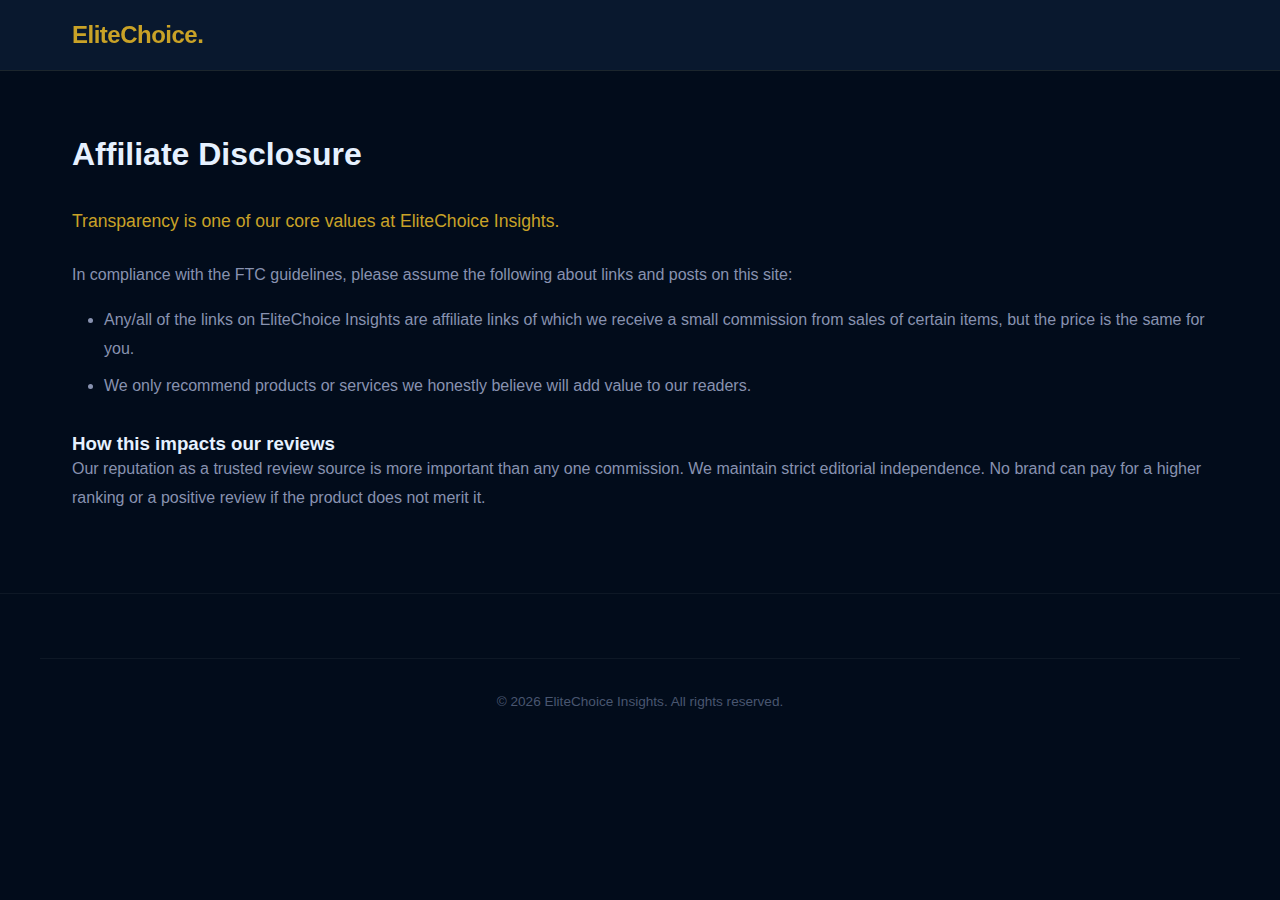
<file: legal/disclosure.html>
<!DOCTYPE html>
<html lang="en">

<head>
    <meta charset="UTF-8">
    <meta name="viewport" content="width=device-width, initial-scale=1.0">
    <title>Affiliate Disclosure - EliteChoice Insights</title>
    <link rel="stylesheet" href="../assets/css/styles.css">
</head>

<body>
    <header class="site-header">
        <div class="container nav-flex">
            <a href="../index.html" class="logo">EliteChoice.</a>
        </div>
    </header>

    <main class="container" style="padding: 4rem 2rem;">
        <h1 style="margin-bottom: 2rem;">Affiliate Disclosure</h1>

        <div style="color: var(--color-text-muted); line-height: 1.8;">
            <p style="margin-bottom: 1.5rem; font-size: 1.1rem; color: var(--color-secondary);">Transparency is one of
                our core values at EliteChoice Insights.</p>

            <p style="margin-bottom: 1rem;">In compliance with the FTC guidelines, please assume the following about
                links and posts on this site:</p>

            <ul style="list-style: disc; padding-left: 2rem; margin-bottom: 2rem;">
                <li style="margin-bottom: 0.5rem;">Any/all of the links on EliteChoice Insights are affiliate links of
                    which we receive a small commission from sales of certain items, but the price is the same for you.
                </li>
                <li style="margin-bottom: 0.5rem;">We only recommend products or services we honestly believe will add
                    value to our readers.</li>
            </ul>

            <h3>How this impacts our reviews</h3>
            <p style="margin-bottom: 1rem;">Our reputation as a trusted review source is more important than any one
                commission. We maintain strict editorial independence. No brand can pay for a higher ranking or a
                positive review if the product does not merit it.</p>
        </div>
    </main>

    <footer class="site-footer">
        <div class="container copyright">
            &copy; 2026 EliteChoice Insights. All rights reserved.
        </div>
    </footer>
</body>

</html>
</file>
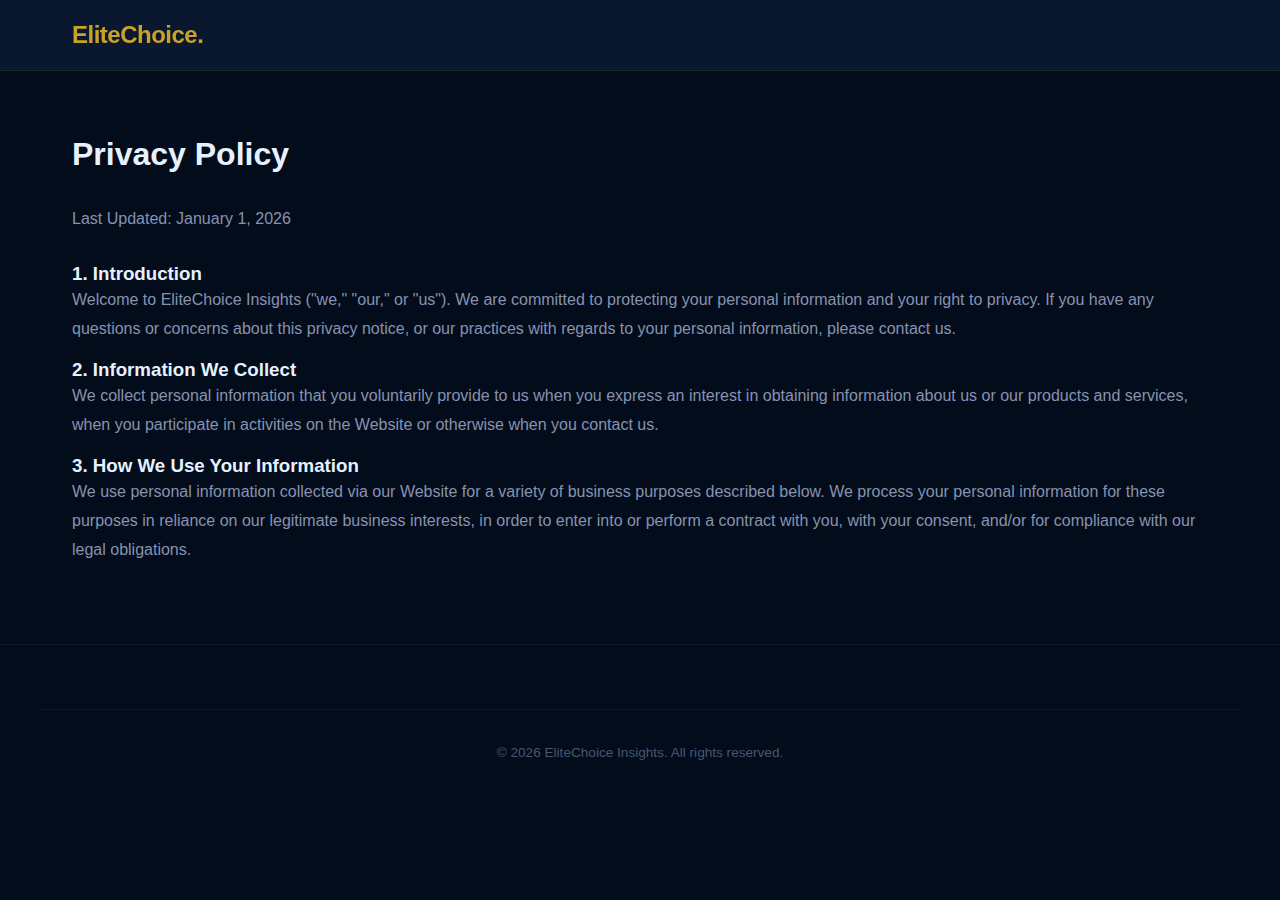
<file: legal/privacy.html>
<!DOCTYPE html>
<html lang="en">

<head>
    <meta charset="UTF-8">
    <meta name="viewport" content="width=device-width, initial-scale=1.0">
    <title>Privacy Policy - EliteChoice Insights</title>
    <link rel="stylesheet" href="../assets/css/styles.css">
</head>

<body>
    <header class="site-header">
        <div class="container nav-flex">
            <a href="../index.html" class="logo">EliteChoice.</a>
        </div>
    </header>

    <main class="container" style="padding: 4rem 2rem;">
        <h1 style="margin-bottom: 2rem;">Privacy Policy</h1>
        <p style="color: var(--color-text-muted); margin-bottom: 2rem;">Last Updated: January 1, 2026</p>

        <div style="color: var(--color-text-muted); line-height: 1.8;">
            <h3>1. Introduction</h3>
            <p style="margin-bottom: 1rem;">Welcome to EliteChoice Insights ("we," "our," or "us"). We are committed to
                protecting your personal information and your right to privacy. If you have any questions or concerns
                about this privacy notice, or our practices with regards to your personal information, please contact
                us.</p>

            <h3>2. Information We Collect</h3>
            <p style="margin-bottom: 1rem;">We collect personal information that you voluntarily provide to us when you
                express an interest in obtaining information about us or our products and services, when you participate
                in activities on the Website or otherwise when you contact us.</p>

            <h3>3. How We Use Your Information</h3>
            <p style="margin-bottom: 1rem;">We use personal information collected via our Website for a variety of
                business purposes described below. We process your personal information for these purposes in reliance
                on our legitimate business interests, in order to enter into or perform a contract with you, with your
                consent, and/or for compliance with our legal obligations.</p>
        </div>
    </main>

    <footer class="site-footer">
        <div class="container copyright">
            &copy; 2026 EliteChoice Insights. All rights reserved.
        </div>
    </footer>
</body>

</html>
</file>
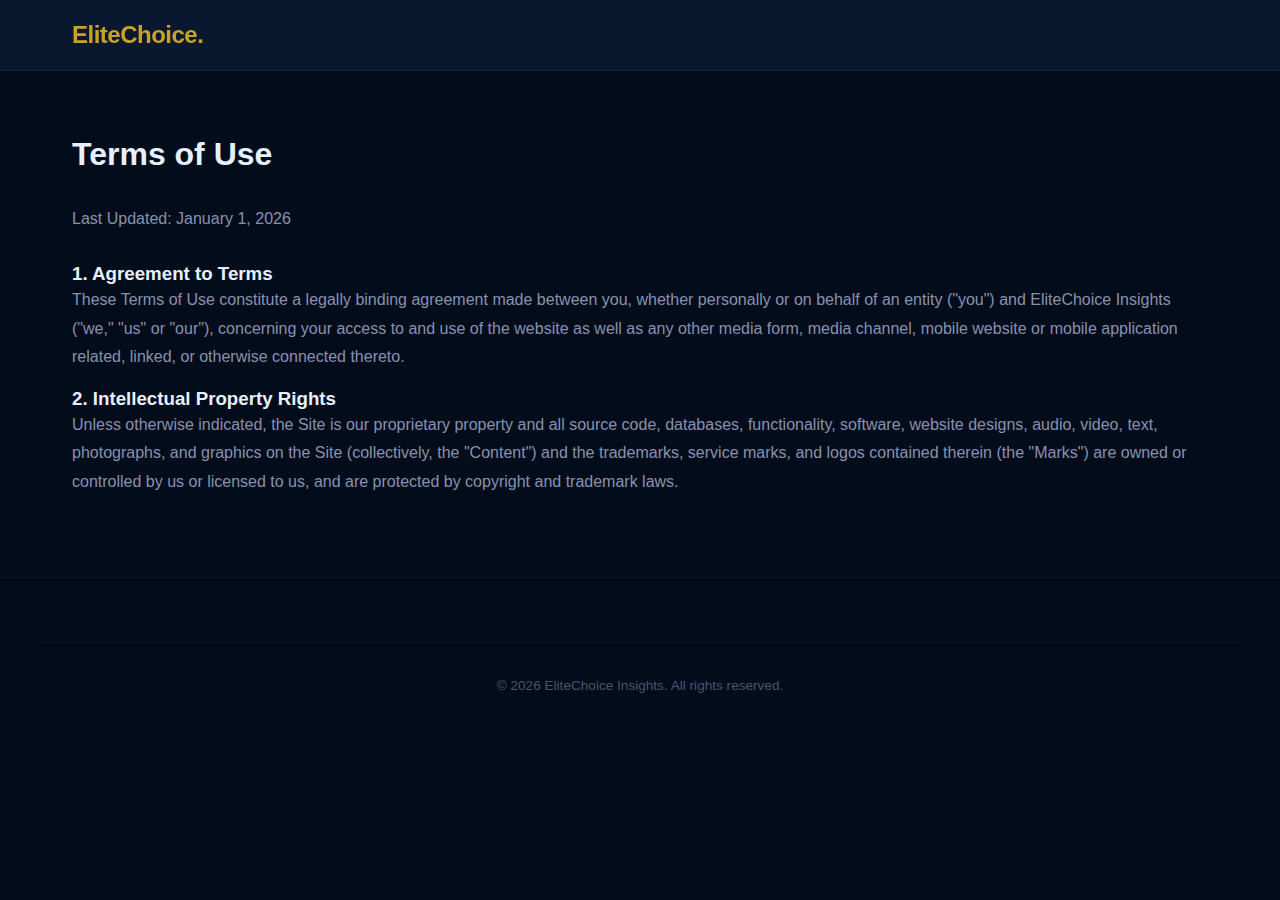
<file: legal/terms.html>
<!DOCTYPE html>
<html lang="en">

<head>
    <meta charset="UTF-8">
    <meta name="viewport" content="width=device-width, initial-scale=1.0">
    <title>Terms of Use - EliteChoice Insights</title>
    <link rel="stylesheet" href="../assets/css/styles.css">
</head>

<body>
    <header class="site-header">
        <div class="container nav-flex">
            <a href="../index.html" class="logo">EliteChoice.</a>
        </div>
    </header>

    <main class="container" style="padding: 4rem 2rem;">
        <h1 style="margin-bottom: 2rem;">Terms of Use</h1>
        <p style="color: var(--color-text-muted); margin-bottom: 2rem;">Last Updated: January 1, 2026</p>

        <div style="color: var(--color-text-muted); line-height: 1.8;">
            <h3>1. Agreement to Terms</h3>
            <p style="margin-bottom: 1rem;">These Terms of Use constitute a legally binding agreement made between you,
                whether personally or on behalf of an entity ("you") and EliteChoice Insights ("we," "us" or "our"),
                concerning your access to and use of the website as well as any other media form, media channel, mobile
                website or mobile application related, linked, or otherwise connected thereto.</p>

            <h3>2. Intellectual Property Rights</h3>
            <p style="margin-bottom: 1rem;">Unless otherwise indicated, the Site is our proprietary property and all
                source code, databases, functionality, software, website designs, audio, video, text, photographs, and
                graphics on the Site (collectively, the "Content") and the trademarks, service marks, and logos
                contained therein (the "Marks") are owned or controlled by us or licensed to us, and are protected by
                copyright and trademark laws.</p>
        </div>
    </main>

    <footer class="site-footer">
        <div class="container copyright">
            &copy; 2026 EliteChoice Insights. All rights reserved.
        </div>
    </footer>
</body>

</html>
</file>
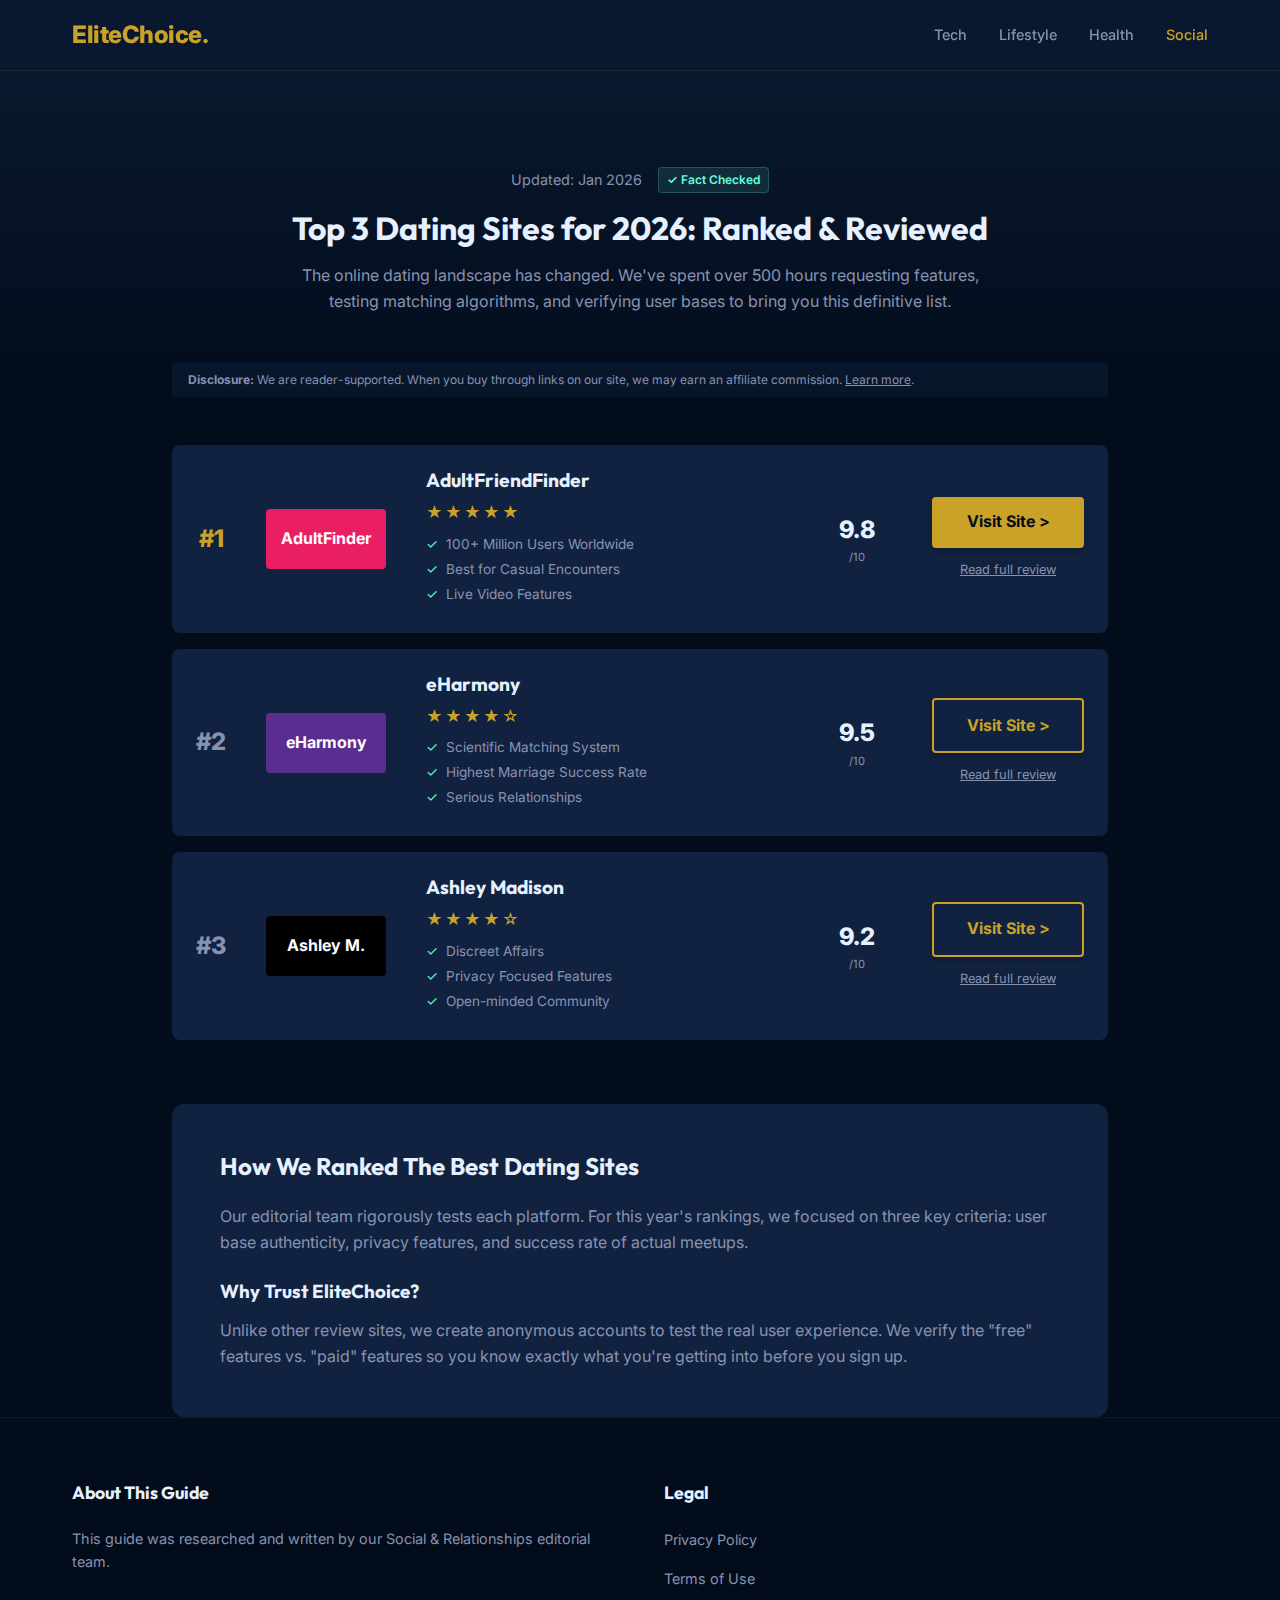
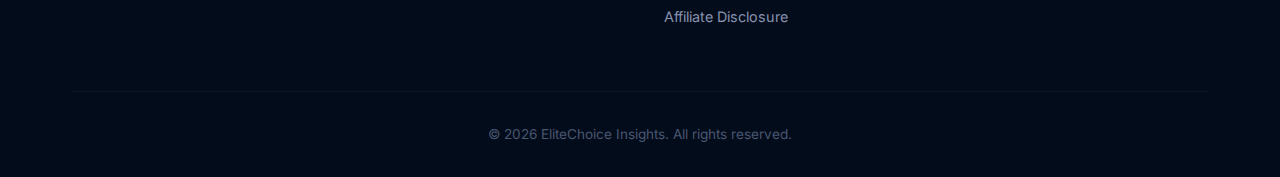
<file: reviews/best-dating-sites-2026.html>
<!DOCTYPE html>
<html lang="en">

<head>
    <meta charset="UTF-8">
    <meta name="viewport" content="width=device-width, initial-scale=1.0">
    <title>Best Dating Sites & Apps (2026 Rankings) - EliteChoice Insights</title>
    <meta name="description"
        content="We tested the most popular dating sites of 2026. Here are our top picks for casual dating, serious relationships, and everything in between.">
    <link rel="preconnect" href="https://fonts.googleapis.com">
    <link rel="preconnect" href="https://fonts.gstatic.com" crossorigin>
    <link href="https://fonts.googleapis.com/css2?family=Inter:wght@400;500;600&family=Outfit:wght@700;800&display=swap"
        rel="stylesheet">
    <link rel="stylesheet" href="../assets/css/styles.css">
</head>

<body>

    <header class="site-header">
        <div class="container nav-flex">
            <a href="../index.html" class="logo">EliteChoice.</a>
            <nav>
                <ul class="nav-links">
                    <li><a href="#">Tech</a></li>
                    <li><a href="#">Lifestyle</a></li>
                    <li><a href="#">Health</a></li>
                    <li><a href="#" style="color: var(--color-secondary);">Social</a></li>
                </ul>
            </nav>
        </div>
    </header>

    <main>
        <div class="review-header">
            <div class="container">
                <div class="review-meta">
                    <span>Updated: Jan 2026</span>
                    <span class="verified-badge">✓ Fact Checked</span>
                </div>
                <h1>Top 3 Dating Sites for 2026: Ranked & Reviewed</h1>
                <p style="max-width: 700px; margin: 1rem auto; color: var(--color-text-muted);">
                    The online dating landscape has changed. We've spent over 500 hours requesting features, testing
                    matching algorithms, and verifying user bases to bring you this definitive list.
                </p>
            </div>
        </div>

        <div class="container" style="max-width: 1000px; margin-top: -2rem;">
            <!-- Disclaimer for compliance -->
            <div
                style="background: rgba(10, 25, 47, 0.8); padding: 0.5rem 1rem; font-size: 0.75rem; color: var(--color-text-muted); border-radius: 4px; margin-bottom: 2rem;">
                <strong>Disclosure:</strong> We are reader-supported. When you buy through links on our site, we may
                earn an affiliate commission. <a href="../legal/disclosure.html"
                    style="text-decoration: underline;">Learn more</a>.
            </div>

            <!-- Comparison Table -->
            <table class="comparison-table">
                <!-- Offer #1 (High Converter) -->
                <tr class="table-row">
                    <td class="rank-cell rank-1">#1</td>
                    <td class="logo-cell">
                        <div class="logo-placeholder" style="background: #e91e63;">AdultFinder</div>
                    </td>
                    <td class="details-cell">
                        <h3 style="font-size: 1.2rem; margin-bottom: 0.5rem;">AdultFriendFinder</h3>
                        <div class="rating-stars">★★★★★</div>
                        <ul class="features-list">
                            <li>100+ Million Users Worldwide</li>
                            <li>Best for Casual Encounters</li>
                            <li>Live Video Features</li>
                        </ul>
                    </td>
                    <td class="score-cell">
                        9.8
                        <span class="score-sub">/10</span>
                    </td>
                    <td class="action-cell">
                        <a href="https://adultfriendfinder.com/go/page/registration?pid=YOUR_AFFILIATE_ID"
                            target="_blank" class="btn-primary">Visit Site ></a>
                        <a href="#" class="link-sub">Read full review</a>
                    </td>
                </tr>

                <!-- Offer #2 (Mainstream Anchor) -->
                <tr class="table-row">
                    <td class="rank-cell">#2</td>
                    <td class="logo-cell">
                        <div class="logo-placeholder" style="background: #5c2d91;">eHarmony</div>
                    </td>
                    <td class="details-cell">
                        <h3 style="font-size: 1.2rem; margin-bottom: 0.5rem;">eHarmony</h3>
                        <div class="rating-stars">★★★★☆</div>
                        <ul class="features-list">
                            <li>Scientific Matching System</li>
                            <li>Highest Marriage Success Rate</li>
                            <li>Serious Relationships</li>
                        </ul>
                    </td>
                    <td class="score-cell">
                        9.5
                        <span class="score-sub">/10</span>
                    </td>
                    <td class="action-cell">
                        <a href="#" class="btn-primary"
                            style="background-color: transparent; border: 2px solid var(--color-secondary); color: var(--color-secondary);">Visit
                            Site ></a>
                        <a href="#" class="link-sub">Read full review</a>
                    </td>
                </tr>

                <!-- Offer #3 (Niche) -->
                <tr class="table-row">
                    <td class="rank-cell">#3</td>
                    <td class="logo-cell">
                        <div class="logo-placeholder" style="background: #000;">Ashley M.</div>
                    </td>
                    <td class="details-cell">
                        <h3 style="font-size: 1.2rem; margin-bottom: 0.5rem;">Ashley Madison</h3>
                        <div class="rating-stars">★★★★☆</div>
                        <ul class="features-list">
                            <li>Discreet Affairs</li>
                            <li>Privacy Focused Features</li>
                            <li>Open-minded Community</li>
                        </ul>
                    </td>
                    <td class="score-cell">
                        9.2
                        <span class="score-sub">/10</span>
                    </td>
                    <td class="action-cell">
                        <a href="#" class="btn-primary"
                            style="background-color: transparent; border: 2px solid var(--color-secondary); color: var(--color-secondary);">Visit
                            Site ></a>
                        <a href="#" class="link-sub">Read full review</a>
                    </td>
                </tr>
            </table>

            <!-- Content Area (For SEO & Trust) -->
            <div style="background-color: var(--color-bg-card); padding: 3rem; border-radius: 12px; margin-top: 3rem;">
                <h2 style="margin-bottom: 1.5rem;">How We Ranked The Best Dating Sites</h2>
                <p style="color: var(--color-text-muted); margin-bottom: 1.5rem;">
                    Our editorial team rigorously tests each platform. For this year's rankings, we focused on three key
                    criteria: user base authenticity, privacy features, and success rate of actual meetups.
                </p>
                <h3 style="margin-bottom: 1rem;">Why Trust EliteChoice?</h3>
                <p style="color: var(--color-text-muted);">
                    Unlike other review sites, we create anonymous accounts to test the real user experience. We verify
                    the "free" features vs. "paid" features so you know exactly what you're getting into before you sign
                    up.
                </p>
            </div>
        </div>
    </main>

    <footer class="site-footer">
        <div class="container">
            <div class="footer-content">
                <div class="footer-col">
                    <h4>About This Guide</h4>
                    <p style="color: var(--color-text-muted); font-size: 0.9rem;">
                        This guide was researched and written by our Social & Relationships editorial team.
                    </p>
                </div>
                <div class="footer-col">
                    <h4>Legal</h4>
                    <ul>
                        <li><a href="../legal/privacy.html">Privacy Policy</a></li>
                        <li><a href="../legal/terms.html">Terms of Use</a></li>
                        <li><a href="../legal/disclosure.html">Affiliate Disclosure</a></li>
                    </ul>
                </div>
            </div>
            <div class="copyright">
                &copy; 2026 EliteChoice Insights. All rights reserved.
            </div>
        </div>
    </footer>

</body>

</html>
</file>
<file: assets/css/styles.css>
:root {
    --color-primary: #0a192f;
    /* Deep Navy */
    --color-secondary: #c9a227;
    /* Gold */
    --color-text-main: #e6f1ff;
    --color-text-muted: #8892b0;
    --color-bg-body: #020c1b;
    --color-bg-card: #112240;
    --color-accent: #64ffda;
    /* Cyan for subtle highlights */

    --font-heading: 'Outfit', sans-serif;
    --font-body: 'Inter', sans-serif;

    --transition-smooth: all 0.3s cubic-bezier(0.645, 0.045, 0.355, 1);
}

/* Reset & Base */
*,
*::before,
*::after {
    box-sizing: border-box;
    margin: 0;
    padding: 0;
}

body {
    background-color: var(--color-bg-body);
    color: var(--color-text-main);
    font-family: var(--font-body);
    line-height: 1.6;
    overflow-x: hidden;
}

a {
    text-decoration: none;
    color: inherit;
    transition: var(--transition-smooth);
}

ul {
    list-style: none;
}

/* Typography */
h1,
h2,
h3,
h4,
h5,
h6 {
    font-family: var(--font-heading);
    color: var(--color-text-main);
    font-weight: 700;
    line-height: 1.2;
}

.container {
    max-width: 1200px;
    margin: 0 auto;
    padding: 0 2rem;
}

/* Header */
.site-header {
    background-color: rgba(10, 25, 47, 0.95);
    backdrop-filter: blur(10px);
    position: sticky;
    top: 0;
    z-index: 1000;
    border-bottom: 1px solid rgba(201, 162, 39, 0.1);
    padding: 1rem 0;
}

.nav-flex {
    display: flex;
    justify-content: space-between;
    align-items: center;
}

.logo {
    font-size: 1.5rem;
    font-weight: 800;
    color: var(--color-secondary);
    letter-spacing: -0.5px;
}

.nav-links {
    display: flex;
    gap: 2rem;
}

.nav-links a {
    color: var(--color-text-muted);
    font-size: 0.9rem;
    font-weight: 500;
}

.nav-links a:hover {
    color: var(--color-secondary);
}

/* Hero Section */
.hero {
    padding: 8rem 0 6rem;
    text-align: center;
    background: radial-gradient(circle at top, #112240 0%, #020c1b 100%);
}

.hero h1 {
    font-size: 3.5rem;
    margin-bottom: 1.5rem;
    background: linear-gradient(135deg, #e6f1ff 0%, #8892b0 100%);
    -webkit-background-clip: text;
    -webkit-text-fill-color: transparent;
}

.hero p {
    color: var(--color-text-muted);
    font-size: 1.2rem;
    max-width: 600px;
    margin: 0 auto 3rem;
}

/* Featured Grid */
.category-grid {
    display: grid;
    grid-template-columns: repeat(auto-fit, minmax(300px, 1fr));
    gap: 2rem;
    margin-bottom: 4rem;
}

.category-card {
    background-color: var(--color-bg-card);
    border-radius: 12px;
    padding: 2rem;
    border: 1px solid rgba(255, 255, 255, 0.05);
    transition: var(--transition-smooth);
    position: relative;
    overflow: hidden;
}

.category-card:hover {
    transform: translateY(-5px);
    border-color: var(--color-secondary);
    box-shadow: 0 10px 30px -10px rgba(2, 12, 27, 0.7);
}

.card-icon {
    font-size: 2rem;
    margin-bottom: 1.5rem;
    color: var(--color-secondary);
}

.category-card h3 {
    margin-bottom: 1rem;
    font-size: 1.5rem;
}

.category-card p {
    color: var(--color-text-muted);
    font-size: 0.95rem;
    margin-bottom: 1.5rem;
}

.read-more {
    color: var(--color-secondary);
    font-weight: 600;
    font-size: 0.9rem;
    display: inline-flex;
    align-items: center;
    gap: 0.5rem;
}

/* Footer */
.site-footer {
    background-color: #020c1b;
    border-top: 1px solid rgba(255, 255, 255, 0.05);
    padding: 4rem 0 2rem;
    margin-top: auto;
}

.footer-content {
    display: grid;
    grid-template-columns: repeat(auto-fit, minmax(200px, 1fr));
    gap: 3rem;
    margin-bottom: 3rem;
}

.footer-col h4 {
    color: var(--color-text-main);
    margin-bottom: 1.5rem;
    font-size: 1.1rem;
}

.footer-col ul li {
    margin-bottom: 0.8rem;
}

.footer-col a {
    color: var(--color-text-muted);
    font-size: 0.9rem;
}

.footer-col a:hover {
    color: var(--color-secondary);
}

.copyright {
    text-align: center;
    color: #495670;
    font-size: 0.85rem;
    padding-top: 2rem;
    border-top: 1px solid rgba(255, 255, 255, 0.05);
}

/* Responsive */
@media (max-width: 768px) {
    .hero h1 {
        font-size: 2.5rem;
    }

    .nav-links {
        display: none;
        /* Simplification for MVP */
    }
}

/* Review & Comparison Styles */
.review-header {
    text-align: center;
    padding: 6rem 0 4rem;
    background: linear-gradient(to bottom, #0a192f 0%, #020c1b 100%);
}

.review-meta {
    font-size: 0.9rem;
    color: var(--color-text-muted);
    margin-bottom: 1rem;
    display: inline-flex;
    align-items: center;
    gap: 1rem;
}

.verified-badge {
    background-color: rgba(100, 255, 218, 0.1);
    color: var(--color-accent);
    padding: 2px 8px;
    border-radius: 4px;
    font-size: 0.75rem;
    font-weight: 600;
    border: 1px solid rgba(100, 255, 218, 0.2);
}

.comparison-table {
    width: 100%;
    margin: 2rem 0;
    border-collapse: separate;
    border-spacing: 0 1rem;
}

.table-row {
    background-color: var(--color-bg-card);
    transition: transform 0.2s;
    border: 1px solid transparent;
}

.table-row:hover {
    transform: translateY(-2px);
    border-color: rgba(201, 162, 39, 0.3);
    box-shadow: 0 10px 40px -10px rgba(0, 0, 0, 0.5);
}

.rank-cell {
    width: 60px;
    text-align: center;
    font-size: 1.5rem;
    font-weight: 800;
    color: var(--color-text-muted);
    padding: 1.5rem;
    border-radius: 8px 0 0 8px;
}

.rank-1 {
    color: var(--color-secondary);
}

.logo-cell {
    padding: 1rem;
    width: 150px;
}

.logo-placeholder {
    width: 120px;
    height: 60px;
    background-color: #0a192f;
    display: flex;
    align-items: center;
    justify-content: center;
    border-radius: 4px;
    font-weight: 700;
    color: #fff;
}

.details-cell {
    padding: 1.5rem;
}

.rating-stars {
    color: var(--color-secondary);
    letter-spacing: 2px;
    margin-bottom: 0.5rem;
}

.features-list {
    font-size: 0.85rem;
    color: var(--color-text-muted);
}

.features-list li {
    margin-bottom: 0.2rem;
    display: flex;
    align-items: center;
    gap: 0.5rem;
}

.features-list li::before {
    content: "✓";
    color: var(--color-accent);
}

.score-cell {
    text-align: center;
    padding: 1rem;
    font-size: 1.5rem;
    font-weight: 800;
}

.score-sub {
    font-size: 0.7rem;
    display: block;
    color: var(--color-text-muted);
    font-weight: 400;
}

.action-cell {
    padding: 1.5rem;
    text-align: center;
    width: 200px;
    border-radius: 0 8px 8px 0;
}

.btn-primary {
    display: inline-block;
    background-color: var(--color-secondary);
    color: #020c1b;
    font-weight: 700;
    padding: 0.8rem 1.5rem;
    border-radius: 4px;
    width: 100%;
    margin-bottom: 0.5rem;
    box-shadow: 0 4px 6px rgba(0, 0, 0, 0.2);
}

.btn-primary:hover {
    background-color: #e0b83e;
    transform: translateY(-1px);
}

.link-sub {
    font-size: 0.8rem;
    color: var(--color-text-muted);
    text-decoration: underline;
}

@media (max-width: 768px) {
    .comparison-table {
        display: block;
    }

    .table-row {
        display: flex;
        flex-direction: column;
        margin-bottom: 1.5rem;
        border-radius: 8px;
        padding-bottom: 1rem;
    }

    .rank-cell,
    .logo-cell,
    .details-cell,
    .score-cell,
    .action-cell {
        width: 100%;
        text-align: center;
        padding: 0.5rem 1rem;
        border-radius: 0;
    }

    .features-list {
        display: flex;
        flex-wrap: wrap;
        justify-content: center;
        gap: 1rem;
    }
}
</file>
